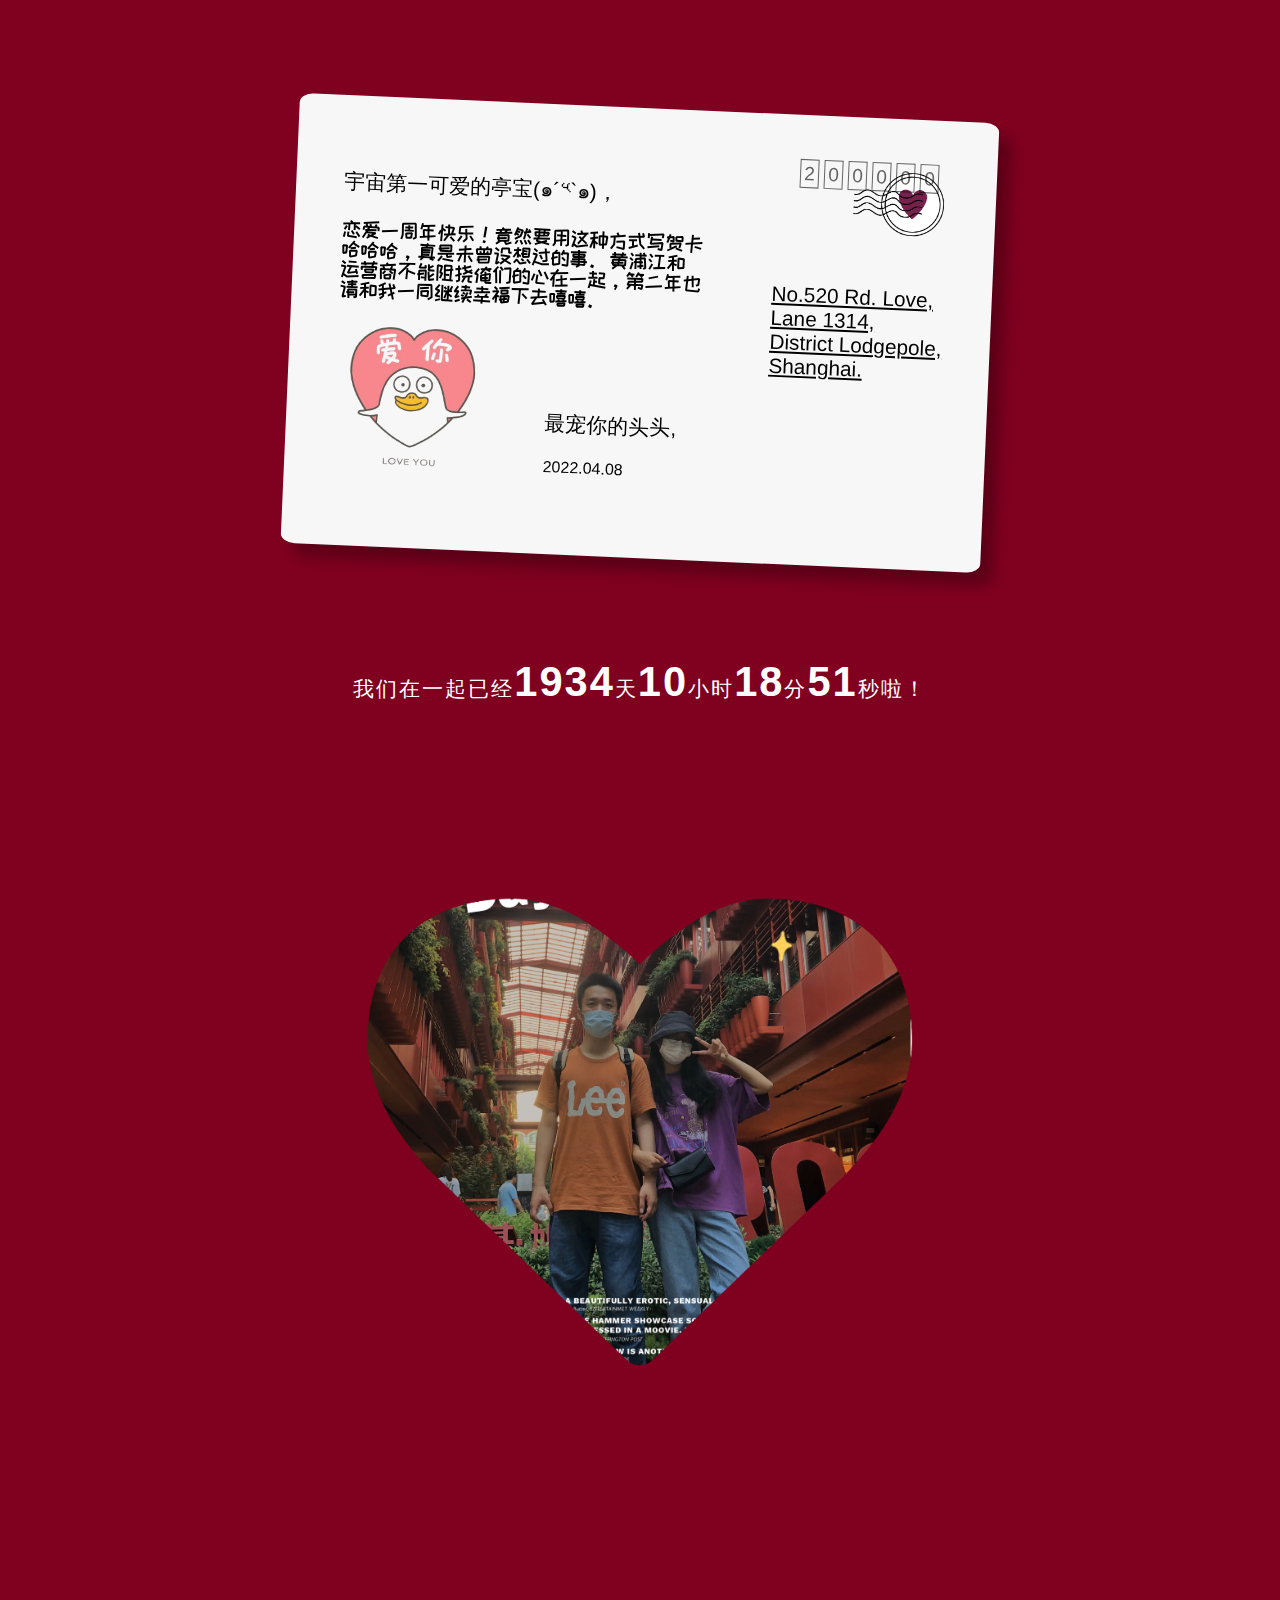
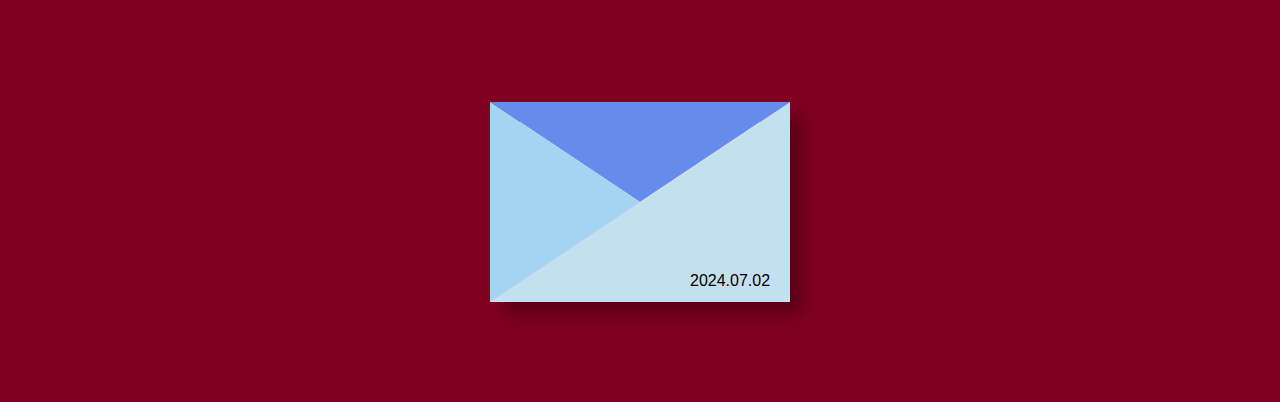
<file: index.html>
<html entouchmove>
  <head>
    <title>Yue❤lodgepole</title>
    <link rel="stylesheet" type="text/css" href="style.css" />
    <link rel="preconnect" href="https://fonts.googleapis.com" />
    <link rel="preconnect" href="https://fonts.gstatic.com" crossorigin />
    <link
      href="https://fonts.googleapis.com/css2?family=ZCOOL+KuaiLe&display=swap"
      rel="stylesheet"
    />
    <script src="script.js"></script>
  </head>

  <body>
    <div class="container">
      <div class="row">
        <div class="col">
          <div class="postcard">
            <div class="letter">
              <p>宇宙第一可爱的亭宝(๑´༥`๑)，</p>
              <p class="main-body">
                恋爱一周年快乐！竟然要用这种方式写贺卡哈哈哈，真是未曾设想过的事。黄浦江和运营商不能阻挠俺们的心在一起，第二年也请和我一同继续幸福下去嘻嘻。
              </p>
              <img class="duckyo" src="images/duckyo.jfif" />
              <div class="inscribe">
                <p>最宠你的头头,</p>
                <span class="date">2022.04.08</span>
              </div>
            </div>

            <div class="address">
              <img src="images/stamp_heart.webp" class="mail_stamp" />
              <div class="postcode">
                <span>2</span>
                <span>0</span>
                <span>0</span>
                <span>0</span>
                <span>0</span>
                <span>0</span>
              </div>
              <p id="address">
                No.520 Rd. Love,<br />
                Lane 1314,<br />
                District Lodgepole,<br />
                Shanghai.
              </p>
            </div>
          </div>
          <footer>
            <p>
              我们在一起已经<b id="day">300</b>天<b id="hour">22</b>小时<b
                id="min"
                >30</b
              >分<b id="sec">24</b>秒啦！
            </p>
          </footer>
        </div>
        <div class="col">
          <img class="lovers" src="images/lovers.png" />
        </div>
      </div>
      <div class="row">
        <div class="envelope-wrapper">
          <div class="lid one"></div>
          <div class="lid two"></div>
          <div class="envelope">
            <span style="position: relative; top: 70px; left: 50px"
              >2024.07.02</span
            >
          </div>
          <div class="letter">
            <p>远在天边，近在眼前。</p>
            <p>蓦然回首，竟在灯火阑珊处。</p>
            <p>床前明月光，疑是地上方。</p>
          </div>
        </div>
      </div>
    </div>
  </body>
</html>
</file>
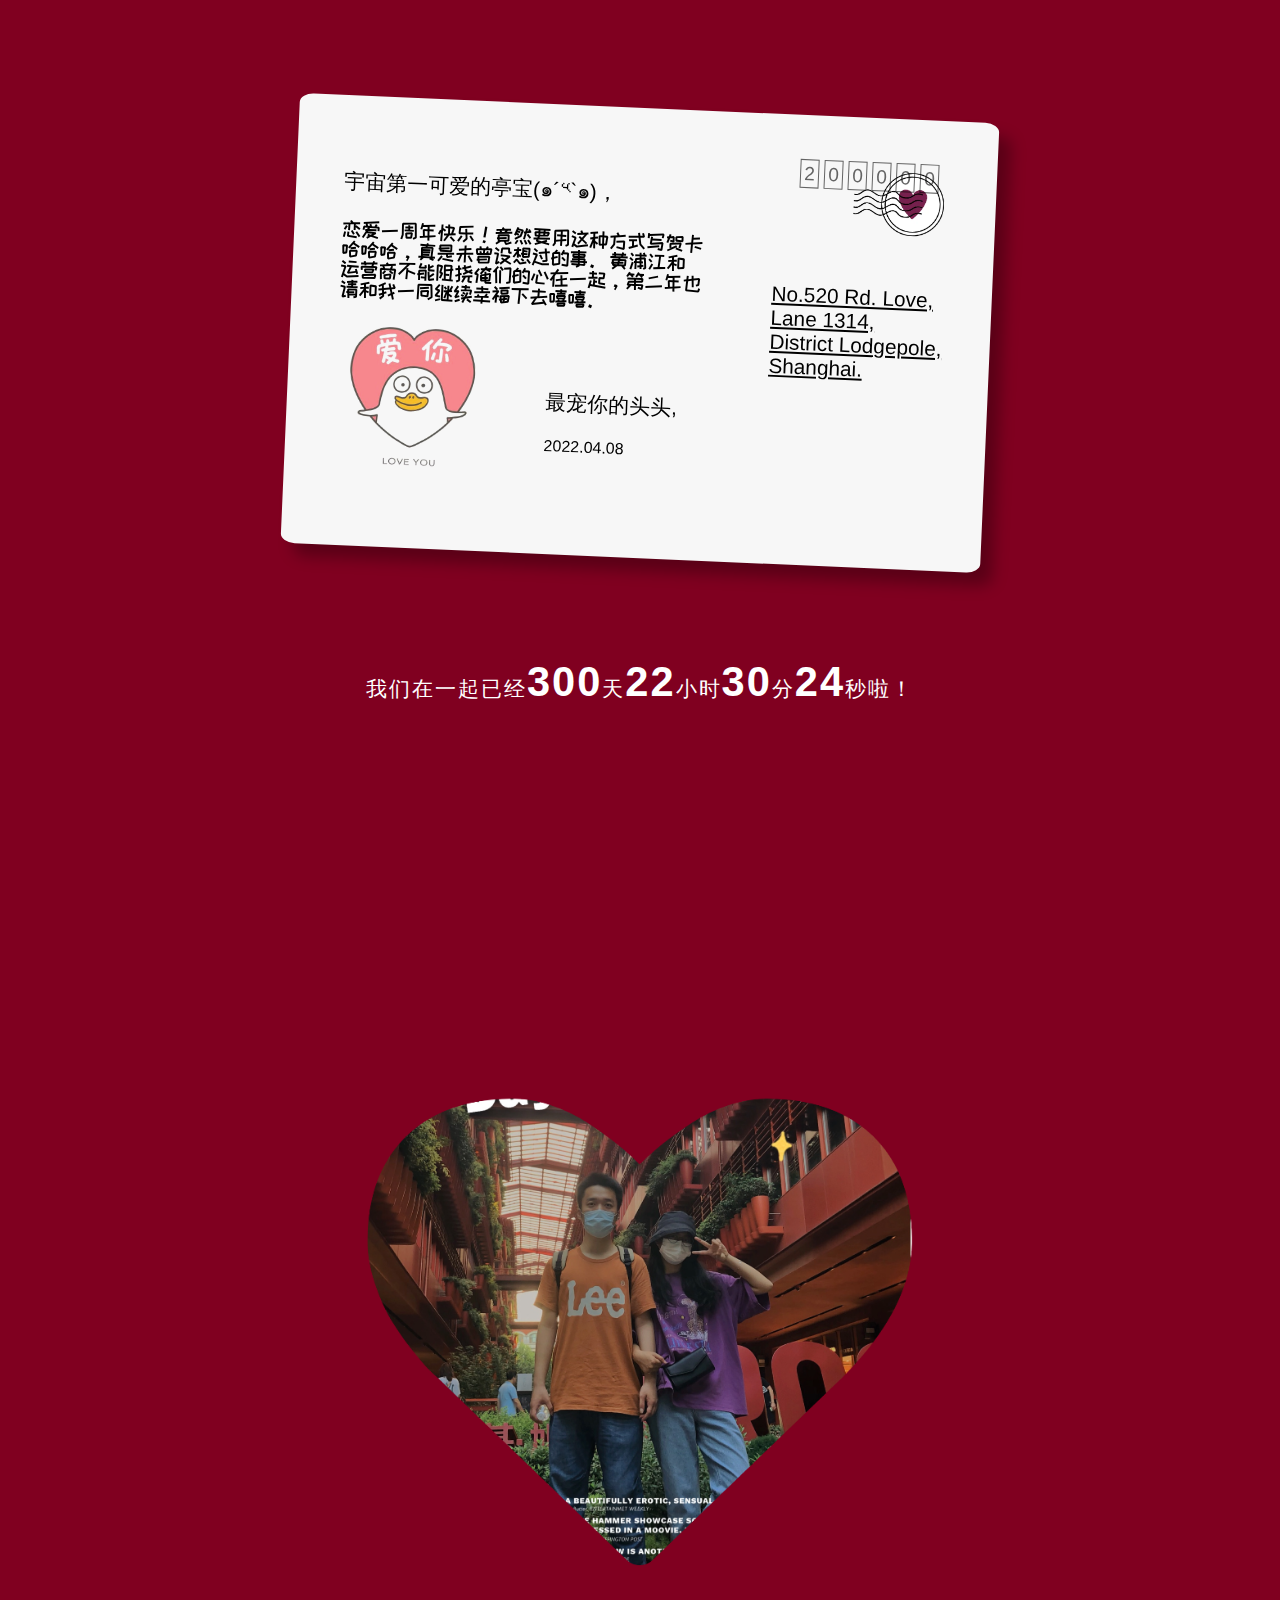
<file: love.html>
<head>
  <title>Yue❤lodgepole</title>
  <link rel="stylesheet" type="text/css" href="style.css" />
  <link rel="preconnect" href="https://fonts.googleapis.com" />
  <link rel="preconnect" href="https://fonts.gstatic.com" crossorigin />
  <link
    href="https://fonts.googleapis.com/css2?family=ZCOOL+KuaiLe&display=swap"
    rel="stylesheet"
  />
  <script src="script.js"></script>
</head>

<body>
<div class="container">
  <div class="col">
    <div class="postcard">
      <div class="letter">
        <p>宇宙第一可爱的亭宝(๑´༥`๑)，</p>
        <p class="main-body">
          恋爱一周年快乐！竟然要用这种方式写贺卡哈哈哈，真是未曾设想过的事。黄浦江和运营商不能阻挠俺们的心在一起，第二年也请和我一同继续幸福下去嘻嘻。
        </p>
        <img class="duckyo" src="images/duckyo.jfif" />
        <div class="inscribe">
          <p >最宠你的头头,</p>
          <span class="date">2022.04.08</p>
        </div>
      </div>

      <div class="address">
        <img src="images/stamp_heart.webp" class="mail_stamp" />
        <div class="postcode">
          <span>2</span>
          <span>0</span>
          <span>0</span>
          <span>0</span>
          <span>0</span>
          <span>0</span>
        </div>
        <p id="address">
          No.520 Rd. Love,<br />
          Lane 1314,<br />
          District Lodgepole,<br />
          Shanghai.
        </p>
      </div>
    </div>
    <footer>
      <p>我们在一起已经<b id="day">300</b>天<b id="hour">22</b>小时<b id="min">30</b>分<b id="sec">24</b>秒啦！</p>
    </footer>
  </div>
  <div class="col">
    <img class="lovers" src="images/lovers.png">
  </div>
</div>
</body>
</file>
<file: style.css>
* {
  box-sizing: border-box;
}

body {
  font-family: "Varela Round", "Quicksand", sans-serif;
  background-color: hsl(345, 100%, 25%);
}

.container {
  display: grid;
  margin-bottom: 100px;
  gap: 200px;
}

.row {
  display: flex;
  flex-wrap: wrap;
  align-items: center;
  justify-content: center;
}

.col {
  flex-basis: 50%;
}

.lovers {
  margin: 100px auto;
  width: 600px;
  display: block;
}

.postcard {
  width: 700px;
  height: 450px;
  background-color: #f7f7f7;
  margin: 100px auto;
  border-radius: 2%;
  display: flex;
  justify-content: space-between;
  padding: 3em;
  box-shadow: 0.8em 0.8em 15px rgba(0, 0, 0, 0.3);
  -webkit-transform: rotate(2.5deg); /* Chrome, Safari, Opera */
  transform: rotate(2.5deg);
  -moz-transition: all 0.5s ease;
  -webkit-transition: all 0.5s ease;
  -o-transition: all 0.5s ease;
  transition: all 0.5s ease;
}

h1 {
  text-align: center;
  font-size: 5em;
  color: #f7f7f7;
  margin-bottom: -15px;
}

.letter {
  flex-basis: 60%;
  position: relative;
}

p {
  font-size: 1.3em;
}
.main-body {
  /* font-size: 1.3em; */
  font-family: "ZCOOL KuaiLe", cursive;
}

.postcode {
  position: absolute;
  right: 10px;
  font-size: 1.2em;
  color: rgba(0, 0, 0, 0.6);
}
.postcode span {
  border: 1px solid;
  padding: 3px;
}

.duckyo {
  height: 150px;
  float: left;
  mix-blend-mode: darken;
}

.inscribe {
  position: absolute;
  bottom: 30px;
  right: 20px;
}
/* .date{ } */

/*animation*/
.postcard:hover,
.postcard:active,
.postcard:focus {
  -ms-transform: rotate(0deg); /* IE 9 */
  -webkit-transform: rotate(0deg); /* Chrome, Safari, Opera */
  transform: rotate(0deg);
  -moz-transition: all 0.5s ease;
  -webkit-transition: all 0.5s ease;
  -o-transition: all 0.5s ease;
  transition: all 0.5s ease;
}

.mail_stamp {
  width: 100px;
  float: right;
}

.address {
  position: relative;
}
#address {
  margin-top: 120px;
  text-decoration: underline;
}

.push {
  margin-bottom: 1em;
  margin-top: 0.5em;
}

/*footer*/
footer {
  margin: 2em auto;
  text-align: center;
  color: white;
}

footer p {
  font-size: 1.3em;
  letter-spacing: 2px;
}

footer b {
  font-size: 2em;
}

.envelope-wrapper {
  height: 200px;
  width: 300px;
  background-color: #3760c9;
  position: relative;
  display: flex;
  justify-content: center;
  z-index: 0;
  box-shadow: 0.8em 0.8em 15px rgba(0, 0, 0, 0.3);
}

.lid {
  position: absolute;
  height: 100%;
  width: 100%;
  top: 0;
  left: 0;
  border-right: 150px solid transparent;
  border-bottom: 100px solid transparent;
  border-left: 150px solid transparent;
  transform-origin: top;
  transition: transform 0.25s linear;
}

/* Lid when closed */
.lid.one {
  border-top: 100px solid #658ced;
  transform: rotateX(0deg);
  z-index: 3;
  transition-delay: 0.75s;
}

/* Lid when opened */
.lid.two {
  border-top: 100px solid #3760c9;
  transform: rotateX(90deg);
  z-index: 1;
  transition-delay: 0.5s;
}

.envelope {
  position: absolute;
  height: 100%;
  width: 100%;
  top: 0;
  left: 0;
  border-top: 100px solid transparent;
  border-right: 150px solid #c4dff0;
  border-bottom: 100px solid #c4dff0;
  border-left: 150px solid #a4d4f2;
  pointer-events: none;
  z-index: 3;
}

.envelope-wrapper .letter {
  position: absolute;
  top: 0;
  width: 80%;
  height: 80%;
  background-color: white;
  border-radius: 15px;
  z-index: 2;
  transition: 0.5s;
}

.envelope-wrapper .letter p {
  text-align: center;
  font-size: 14px;
  margin-top: 14px;
  color: white;
  &:first-child {
    color: #3b4049;
  }
}

.envelope-wrapper:hover,
.envelope-wrapper:active,
.envelope-wrapper:focus {
  .lid.one {
    transform: rotateX(90deg);
    transition-delay: 0s;
  }
  .lid.two {
    transform: rotateX(180deg);
    transition-delay: 0.25s;
  }
  .letter {
    transform: translateY(-50px);
    transition-delay: 0.5s;
  }
}
</file>
